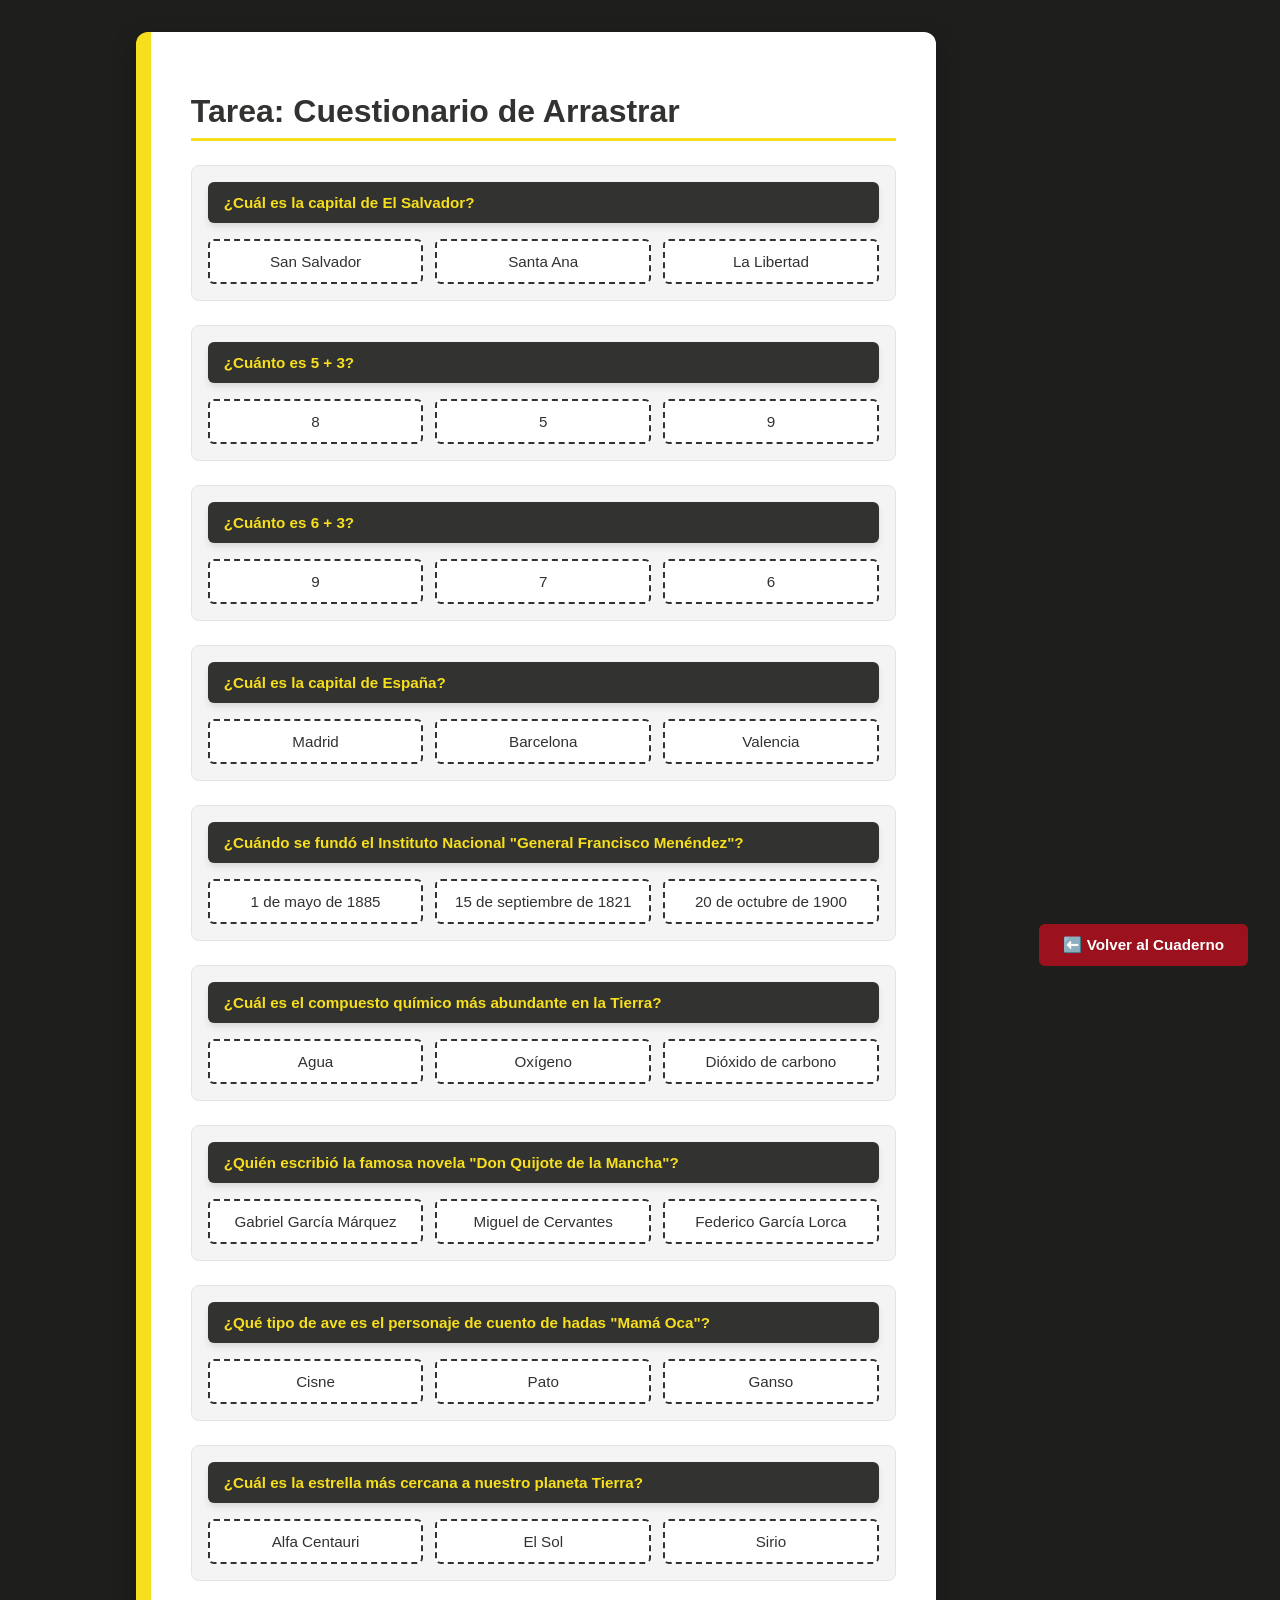
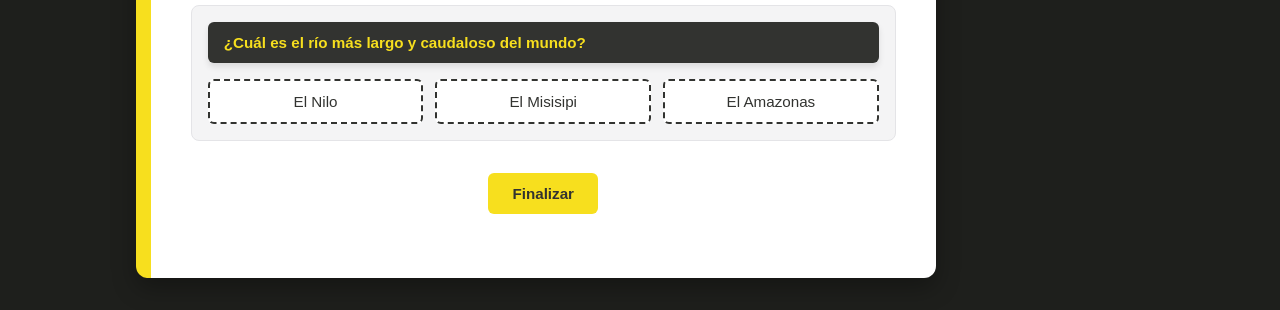
<file: cuestionario/index.html>
<!DOCTYPE html>
<html lang="es">
<head>
    <meta charset="UTF-8">
    <meta name="viewport" content="width=device-width, initial-scale=1.0">
    <title>Cuestionario de Arrastrar</title>
    <link rel="stylesheet" href="css/style.css">
</head>
<body>
    
    <div class="notebook-container">
        <div class="notebook-page">
            


            <h1 class="notebook-title">Tarea: Cuestionario de Arrastrar</h1>
            
            <!-- Pregunta 1 -->
            <div class="bloque">
                <div class="pregunta" draggable="true" data-respuesta="San Salvador">¿Cuál es la capital de El Salvador?</div>
                <div class="respuestas-grupo">
                    <div class="respuesta" data-correcta="San Salvador">San Salvador</div>
                    <div class="respuesta" data-correcta="San Salvador">Santa Ana</div>
                    <div class="respuesta" data-correcta="San Salvador">La Libertad</div>
                </div>
            </div>

            <!-- Pregunta 2 -->
            <div class="bloque">
                <div class="pregunta" draggable="true" data-respuesta="8">¿Cuánto es 5 + 3?</div>
                <div class="respuestas-grupo">
                    <div class="respuesta" data-correcta="8">8</div>
                    <div class="respuesta" data-correcta="8">5</div>
                    <div class="respuesta" data-correcta="8">9</div>
                </div>
            </div>

            <!-- Pregunta 3 -->
            <div class="bloque">
                <div class="pregunta" draggable="true" data-respuesta="9">¿Cuánto es 6 + 3?</div>
                <div class="respuestas-grupo">
                    <div class="respuesta" data-correcta="9">9</div>
                    <div class="respuesta" data-correcta="9">7</div>
                    <div class="respuesta" data-correcta="9">6</div>
                </div>
            </div>

            <!-- Pregunta 4 -->
            <div class="bloque">
                <div class="pregunta" draggable="true" data-respuesta="Madrid">¿Cuál es la capital de España?</div>
                <div class="respuestas-grupo">
                    <div class="respuesta" data-correcta="Madrid">Madrid</div>
                    <div class="respuesta" data-correcta="Madrid">Barcelona</div>
                    <div class="respuesta" data-correcta="Madrid">Valencia</div>
                </div>
            </div>

            <!-- Pregunta 5 -->
            <div class="bloque">
                <div class="pregunta" draggable="true" data-respuesta="1 de mayo de 1885">¿Cuándo se fundó el Instituto Nacional "General Francisco Menéndez"?</div>
                <div class="respuestas-grupo">
                    <div class="respuesta" data-correcta="1 de mayo de 1885">1 de mayo de 1885</div>
                    <div class="respuesta" data-correcta="1 de mayo de 1885">15 de septiembre de 1821</div>
                    <div class="respuesta" data-correcta="1 de mayo de 1885">20 de octubre de 1900</div>
                </div>
            </div>

            <!-- Pregunta 6 -->
            <div class="bloque">
                <div class="pregunta" draggable="true" data-respuesta="Agua">¿Cuál es el compuesto químico más abundante en la Tierra?</div>
                <div class="respuestas-grupo">
                    <div class="respuesta" data-correcta="Agua">Agua</div>
                    <div class="respuesta" data-correcta="Agua">Oxígeno</div>
                    <div class="respuesta" data-correcta="Agua">Dióxido de carbono</div>
                </div>
            </div>

            <!-- Pregunta 7 -->
            <div class="bloque">
                <div class="pregunta" draggable="true" data-respuesta="Miguel de Cervantes">¿Quién escribió la famosa novela "Don Quijote de la Mancha"?</div>
                <div class="respuestas-grupo">
                    <div class="respuesta" data-correcta="Miguel de Cervantes">Gabriel García Márquez</div>
                    <div class="respuesta" data-correcta="Miguel de Cervantes">Miguel de Cervantes</div>
                    <div class="respuesta" data-correcta="Miguel de Cervantes">Federico García Lorca</div>
                </div>
            </div>

            <!-- Pregunta 8 -->
            <div class="bloque">
                <div class="pregunta" draggable="true" data-respuesta="Ganso">¿Qué tipo de ave es el personaje de cuento de hadas "Mamá Oca"?</div>
                <div class="respuestas-grupo">
                    <div class="respuesta" data-correcta="Ganso">Cisne</div>
                    <div class="respuesta" data-correcta="Ganso">Pato</div>
                    <div class="respuesta" data-correcta="Ganso">Ganso</div>
                </div>
            </div>

            <!-- Pregunta 9 -->
            <div class="bloque">
                <div class="pregunta" draggable="true" data-respuesta="El Sol">¿Cuál es la estrella más cercana a nuestro planeta Tierra?</div>
                <div class="respuestas-grupo">
                    <div class="respuesta" data-correcta="El Sol">Alfa Centauri</div>
                    <div class="respuesta" data-correcta="El Sol">El Sol</div>
                    <div class="respuesta" data-correcta="El Sol">Sirio</div>
                </div>
            </div>

            <!-- Pregunta 10 -->
            <div class="bloque">
                <div class="pregunta" draggable="true" data-respuesta="El Amazonas">¿Cuál es el río más largo y caudaloso del mundo?</div>
                <div class="respuestas-grupo">
                    <div class="respuesta" data-correcta="El Amazonas">El Nilo</div>
                    <div class="respuesta" data-correcta="El Amazonas">El Misisipi</div>
                    <div class="respuesta" data-correcta="El Amazonas">El Amazonas</div>
                </div>
            </div>

            <div class="action-zone">
                <button class="notebook-btn" onclick="calcularNota()">Finalizar</button>
                <div id="resultado" class="resultado-nota"></div>
            </div>
        </div>
    </div>

                <div style="margin-bottom: 20px;">
                <button onclick="window.history.back()" class="notebook-btn" style="background-color: #9b111e; color: white;">
                    ⬅️ Volver al Cuaderno
                </button>
                </div>

    <script src="js/script.js"></script>
</body>
</html>
</file>
<file: cuestionario/css/style.css>
/* --- Variables de Color (Paleta JavaScript) --- */
:root {
    --js-yellow: #F7DF1E;
    --js-dark: #323330;
    --js-black: #1E1F1C;
    --light-gray: #F4F4F5;
    --border-color: #E4E4E7;
    --text-color: #333333;
    --white: #FFFFFF;
}

/* --- Estilos Generales --- */
*, *::before, *::after {
    box-sizing: border-box; /* Previene que el padding altere el ancho real */
}

body {
    font-family: 'Segoe UI', Tahoma, Geneva, Verdana, sans-serif;
    background-color: var(--js-black);
    color: var(--text-color);
    margin: 0;
    padding: 1rem; /* Margen adaptivo para pantallas chicas */
    display: flex;
    justify-content: center;
    align-items: center;
    min-height: 100vh;
}

/* --- Contenedores Principales --- */
.notebook-container {
    width: 100%;
    max-width: 800px;
    margin: 0 auto;
}

.notebook-page {
    background-color: var(--white);
    border-radius: 12px;
    box-shadow: 0 10px 25px rgba(0, 0, 0, 0.3);
    padding: 1.5rem; /* Padding reducido por defecto para móviles */
    border-left: 8px solid var(--js-yellow); /* Detalle lateral más delgado en móvil */
    width: 100%;
}

/* --- Títulos y Botones --- */
.notebook-title {
    color: var(--js-dark);
    font-size: 1.5rem; /* Tamaño móvil primero */
    margin-bottom: 1.5rem;
    border-bottom: 3px solid var(--js-yellow);
    padding-bottom: 0.5rem;
    word-wrap: break-word; /* Evita que títulos largos rompan el diseño */
}

.notebook-btn {
    font-weight: bold;
    border: none;
    padding: 0.75rem 1.5rem;
    border-radius: 6px;
    cursor: pointer;
    font-size: 0.95rem;
    transition: all 0.2s ease;
    display: inline-flex;
    align-items: center;
    gap: 8px;
    max-width: 100%;
    white-space: normal; /* Permite que el texto del botón baje de línea si es necesario */
}

/* Botón Finalizar con colores JS */
.action-zone .notebook-btn {
    background-color: var(--js-yellow);
    color: var(--js-dark);
    width: 100%; /* Botón ancho completo en móviles */
    justify-content: center;
}

.action-zone .notebook-btn:hover {
    background-color: var(--js-dark);
    color: var(--js-yellow);
}

/* --- Bloques de Preguntas y Respuestas --- */
.bloque {
    background-color: var(--light-gray);
    border: 1px solid var(--border-color);
    border-radius: 8px;
    padding: 1rem;
    margin-bottom: 1.5rem;
}

.pregunta {
    background-color: var(--js-dark);
    color: var(--js-yellow);
    padding: 0.75rem 1rem;
    border-radius: 6px;
    font-weight: 600;
    cursor: grab;
    margin-bottom: 1rem;
    box-shadow: 0 4px 6px rgba(0, 0, 0, 0.1);
    user-select: none;
    font-size: 0.95rem;
}

.pregunta:active {
    cursor: grabbing;
    opacity: 0.8;
}

/* Respuestas en columna única para móvil por defecto */
.respuestas-grupo {
    display: flex;
    flex-direction: column;
    gap: 10px;
}

.respuesta {
    background-color: var(--white);
    border: 2px dashed var(--js-dark);
    color: var(--js-dark);
    padding: 0.75rem;
    border-radius: 6px;
    text-align: center;
    font-weight: 500;
    font-size: 0.95rem;
    transition: background-color 0.2s ease;
}

/* --- Zona de Resultados --- */
.action-zone {
    margin-top: 2rem;
    display: flex;
    flex-direction: column;
    align-items: center;
    gap: 1.5rem;
    width: 100%;
}

.resultado-nota {
    font-size: 1.2rem;
    font-weight: bold;
    color: var(--js-dark);
    text-align: center;
}

/* ==========================================================================
   Media Queries (Optimización para pantallas medianas y grandes)
   ========================================================================== */

/* Tabletas y Escritorios (Ancho mayor a 600px) */
@media (min-width: 600px) {
    body {
        padding: 2rem;
    }

    .notebook-page {
        padding: 2.5rem;
        border-left-width: 15px; /* Detalle lateral más grueso en pantallas grandes */
    }

    .notebook-title {
        font-size: 2rem;
    }

    /* Las respuestas se ordenan en columnas automáticas si hay espacio */
    .respuestas-grupo {
        display: grid;
        grid-template-columns: repeat(auto-fit, minmax(180px, 1fr));
        gap: 12px;
    }

    .action-zone .notebook-btn {
        width: auto; /* El botón recupera su tamaño contenido */
    }
}
</file>
